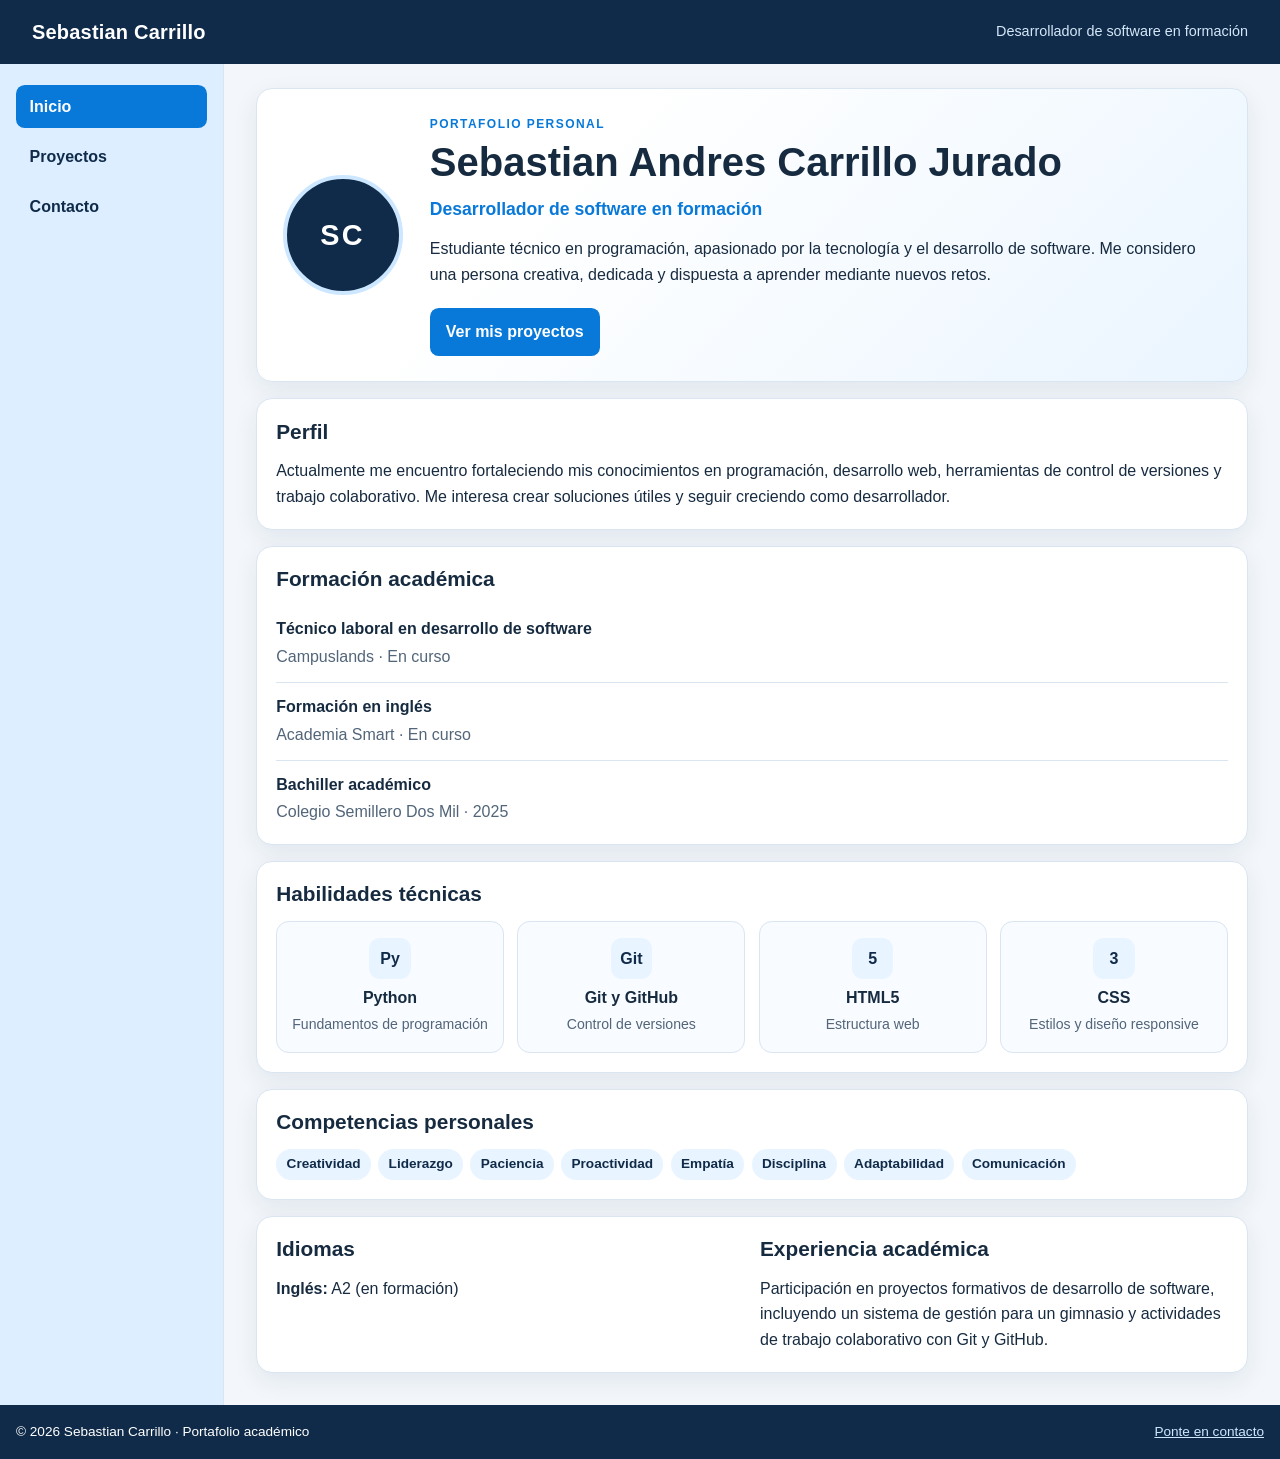
<file: index.html>
<!DOCTYPE html>
<html lang="es">
<head>
  <meta charset="UTF-8">
  <!-- R1: viewport para dispositivos móviles -->
  <meta name="viewport" content="width=device-width, initial-scale=1.0">
  <meta name="description" content="Hoja de vida web de Sebastian Andres Carrillo Jurado, desarrollador de software en formación.">
  <title>Sebastian Carrillo | Hoja de vida</title>
  <link rel="stylesheet" href="styles.css">
</head>
<body>
  <!-- R4: estructura principal con áreas de CSS Grid -->
  <div class="layout layout-inicio">
    <header class="cabecera">
      <a class="marca" href="index.html">Sebastian Carrillo</a>
      <span class="submarca">Desarrollador de software en formación</span>
    </header>

    <!-- R8: menú de navegación consistente en todas las páginas -->
    <nav class="menu" aria-label="Navegación principal">
      <a class="activo" href="index.html" aria-current="page">Inicio</a>
      <a href="proyectos.html">Proyectos</a>
      <a href="contacto.html">Contacto</a>
    </nav>

    <main class="contenido">
      <section class="presentacion tarjeta">
        <div class="avatar" role="img" aria-label="Ilustración decorativa de perfil">
          <span>SC</span>
        </div>
        <div>
          <p class="eyebrow">PORTAFOLIO PERSONAL</p>
          <h1>Sebastian Andres Carrillo Jurado</h1>
          <p class="destacado">Desarrollador de software en formación</p>
          <p>Estudiante técnico en programación, apasionado por la tecnología y el desarrollo de software. Me considero una persona creativa, dedicada y dispuesta a aprender mediante nuevos retos.</p>
          <a class="boton" href="proyectos.html">Ver mis proyectos</a>
        </div>
      </section>

      <section class="seccion tarjeta">
        <h2>Perfil</h2>
        <p>Actualmente me encuentro fortaleciendo mis conocimientos en programación, desarrollo web, herramientas de control de versiones y trabajo colaborativo. Me interesa crear soluciones útiles y seguir creciendo como desarrollador.</p>
      </section>

      <section class="seccion tarjeta">
        <h2>Formación académica</h2>
        <article class="item-linea">
          <div><h3>Técnico laboral en desarrollo de software</h3><p>Campuslands · En curso</p></div>
        </article>
        <article class="item-linea">
          <div><h3>Formación en inglés</h3><p>Academia Smart · En curso</p></div>
        </article>
        <article class="item-linea">
          <div><h3>Bachiller académico</h3><p>Colegio Semillero Dos Mil · 2025</p></div>
        </article>
      </section>

      <section class="seccion tarjeta">
        <h2>Habilidades técnicas</h2>
        <!-- R5: tarjetas adaptables con repeat y minmax -->
        <div class="rejilla-tarjetas habilidades">
          <article class="mini-tarjeta"><span class="icono-codigo">Py</span><h3>Python</h3><p>Fundamentos de programación</p></article>
          <article class="mini-tarjeta"><span class="icono-codigo">Git</span><h3>Git y GitHub</h3><p>Control de versiones</p></article>
          <article class="mini-tarjeta"><span class="icono-codigo">5</span><h3>HTML5</h3><p>Estructura web</p></article>
          <article class="mini-tarjeta"><span class="icono-codigo">3</span><h3>CSS</h3><p>Estilos y diseño responsive</p></article>
        </div>
      </section>

      <section class="seccion tarjeta">
        <h2>Competencias personales</h2>
        <ul class="etiquetas">
          <li>Creatividad</li><li>Liderazgo</li><li>Paciencia</li><li>Proactividad</li><li>Empatía</li><li>Disciplina</li><li>Adaptabilidad</li><li>Comunicación</li>
        </ul>
      </section>

      <section class="seccion tarjeta dos-columnas">
        <div><h2>Idiomas</h2><p><strong>Inglés:</strong> A2 (en formación)</p></div>
        <div><h2>Experiencia académica</h2><p>Participación en proyectos formativos de desarrollo de software, incluyendo un sistema de gestión para un gimnasio y actividades de trabajo colaborativo con Git y GitHub.</p></div>
      </section>
    </main>

    <footer class="pie">
      <p>© 2026 Sebastian Carrillo · Portafolio académico</p>
      <a href="contacto.html">Ponte en contacto</a>
    </footer>
  </div>
</body>
</html>
</file>
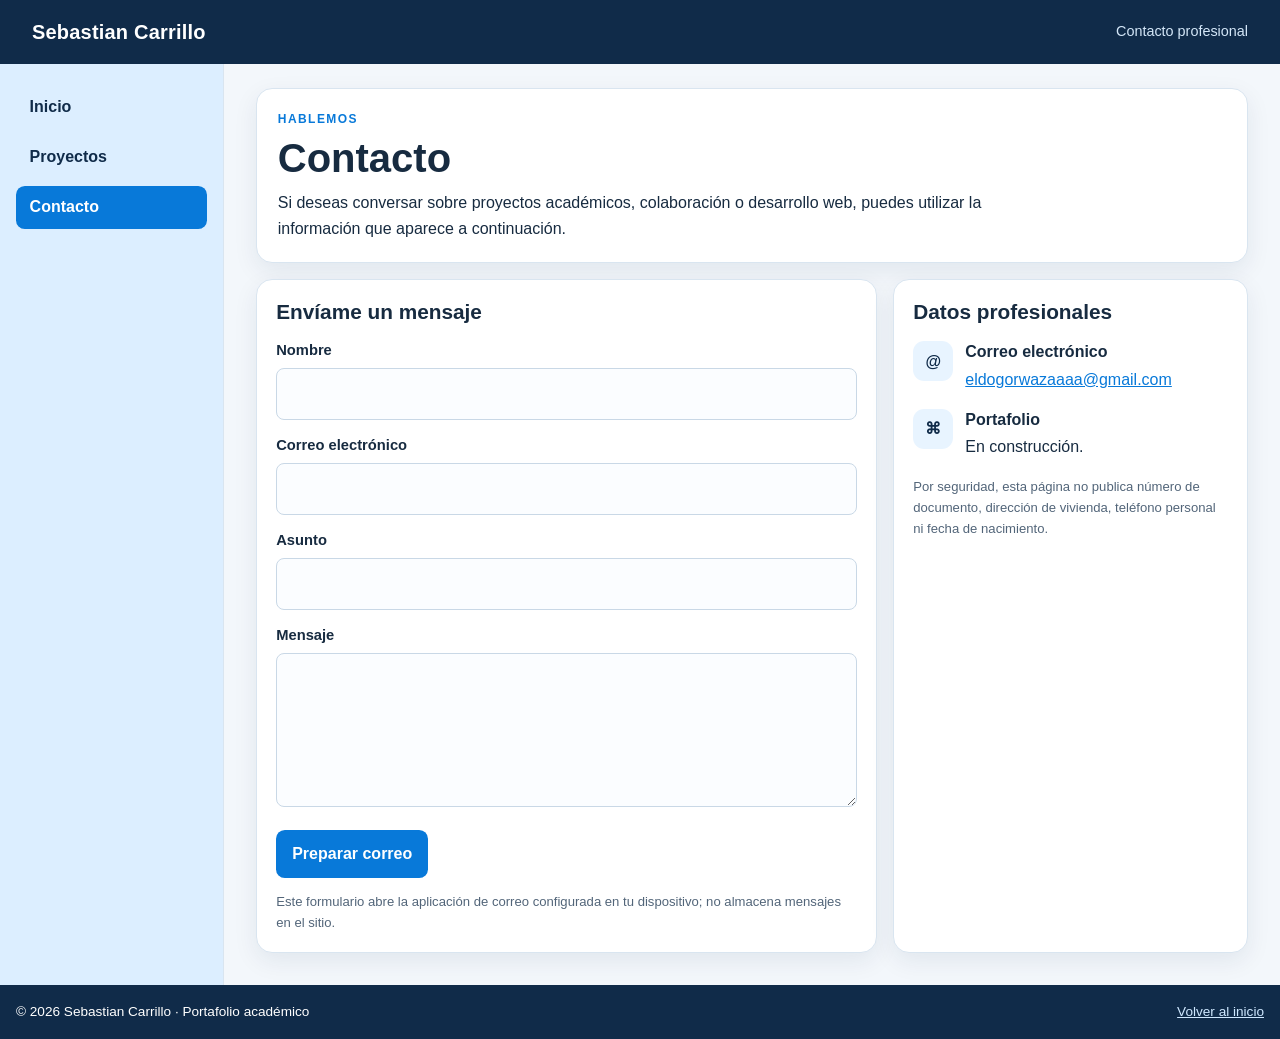
<file: contacto.html>
<!DOCTYPE html>
<html lang="es">
<head>
  <meta charset="UTF-8">
  <!-- R1: viewport para dispositivos móviles -->
  <meta name="viewport" content="width=device-width, initial-scale=1.0">
  <meta name="description" content="Información de contacto profesional de Sebastian Carrillo.">
  <title>Contacto | Sebastian Carrillo</title>
  <link rel="stylesheet" href="styles.css">
</head>
<body>
  <div class="layout layout-contacto">
    <header class="cabecera">
      <a class="marca" href="index.html">Sebastian Carrillo</a>
      <span class="submarca">Contacto profesional</span>
    </header>

    <!-- R8: el mismo menú aparece en todas las páginas -->
    <nav class="menu" aria-label="Navegación principal">
      <a href="index.html">Inicio</a>
      <a href="proyectos.html">Proyectos</a>
      <a class="activo" href="contacto.html" aria-current="page">Contacto</a>
    </nav>

    <main class="contenido">
      <section class="intro-pagina tarjeta">
        <p class="eyebrow">HABLEMOS</p>
        <h1>Contacto</h1>
        <p>Si deseas conversar sobre proyectos académicos, colaboración o desarrollo web, puedes utilizar la información que aparece a continuación.</p>
      </section>

      <div class="contacto-distribucion">
        <section class="tarjeta formulario-contenedor">
          <h2>Envíame un mensaje</h2>
          <!-- Formulario visual: no envía datos a un servidor -->
          <form action="mailto:eldogorwazaaaa@gmail.com" method="post" enctype="text/plain">
            <div class="campo">
              <label for="nombre">Nombre</label>
              <input id="nombre" name="nombre" type="text" autocomplete="name" required>
            </div>
            <div class="campo">
              <label for="correo">Correo electrónico</label>
              <input id="correo" name="correo" type="email" autocomplete="email" required>
            </div>
            <div class="campo">
              <label for="asunto">Asunto</label>
              <input id="asunto" name="asunto" type="text" required>
            </div>
            <div class="campo">
              <label for="mensaje">Mensaje</label>
              <textarea id="mensaje" name="mensaje" rows="5" required></textarea>
            </div>
            <button class="boton" type="submit">Preparar correo</button>
            <p class="nota-formulario">Este formulario abre la aplicación de correo configurada en tu dispositivo; no almacena mensajes en el sitio.</p>
          </form>
        </section>

        <aside class="tarjeta datos-contacto">
          <h2>Datos profesionales</h2>
          <div class="dato">
            <span class="dato-icono" aria-hidden="true">@</span>
            <div><h3>Correo electrónico</h3><a href="mailto:eldogorwazaaaa@gmail.com">eldogorwazaaaa@gmail.com</a></div>
          </div>
          <div class="dato">
            <span class="dato-icono" aria-hidden="true">⌘</span>
            <div><h3>Portafolio</h3><p>En construcción.</p></div>
          </div>
          <p class="privacidad">Por seguridad, esta página no publica número de documento, dirección de vivienda, teléfono personal ni fecha de nacimiento.</p>
        </aside>
      </div>
    </main>

    <footer class="pie">
      <p>© 2026 Sebastian Carrillo · Portafolio académico</p>
      <a href="index.html">Volver al inicio</a>
    </footer>
  </div>
</body>
</html>
</file>
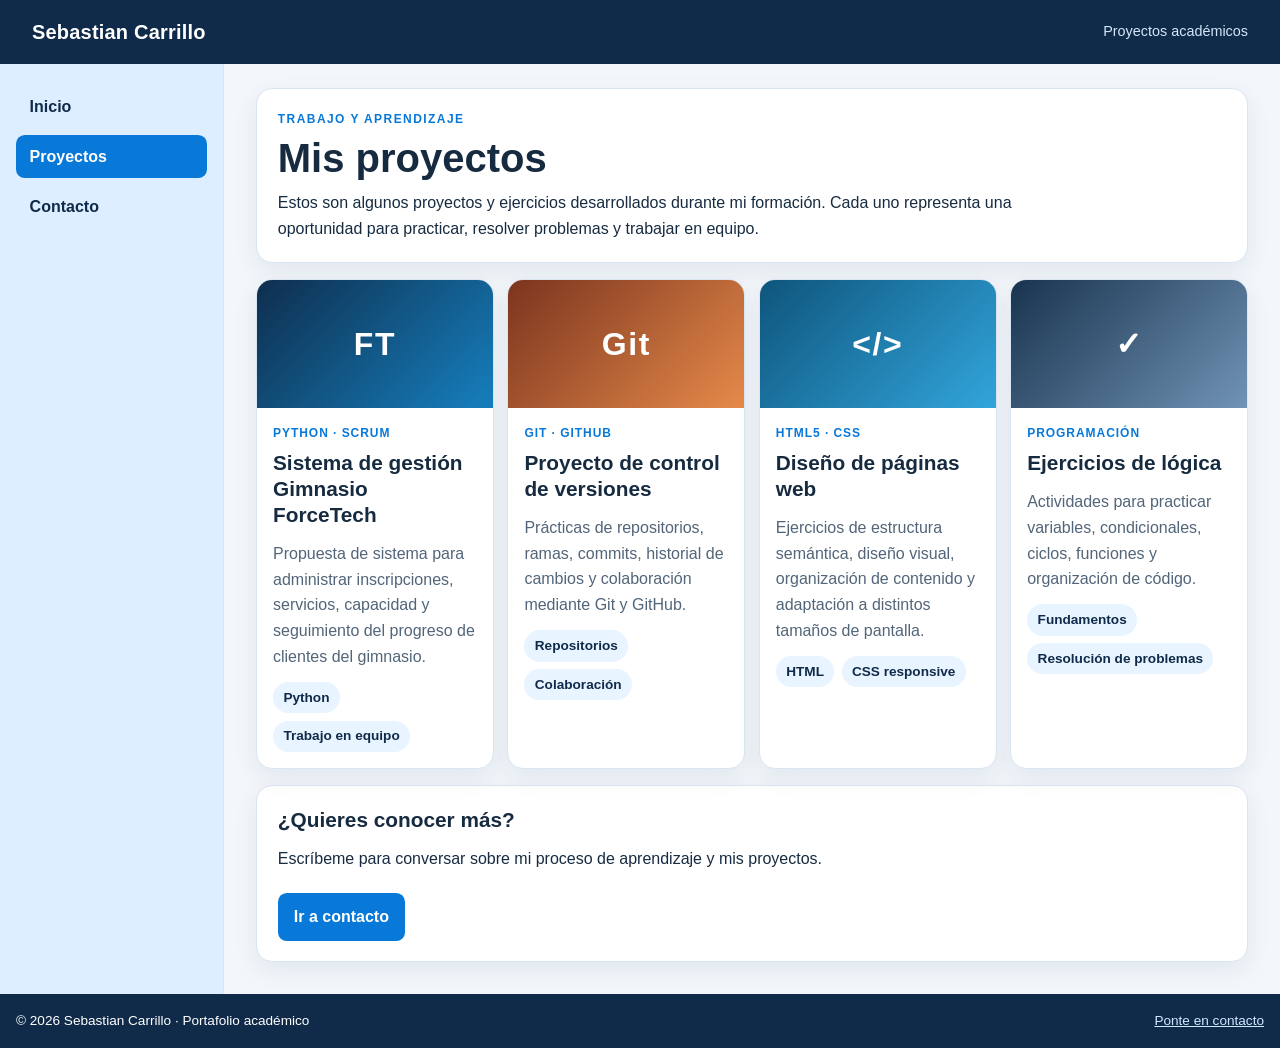
<file: proyectos.html>
<!DOCTYPE html>
<html lang="es">
<head>
  <meta charset="UTF-8">
  <!-- R1: viewport para dispositivos móviles -->
  <meta name="viewport" content="width=device-width, initial-scale=1.0">
  <meta name="description" content="Proyectos académicos de Sebastian Carrillo.">
  <title>Proyectos | Sebastian Carrillo</title>
  <link rel="stylesheet" href="styles.css">
</head>
<body>
  <div class="layout layout-proyectos">
    <header class="cabecera">
      <a class="marca" href="index.html">Sebastian Carrillo</a>
      <span class="submarca">Proyectos académicos</span>
    </header>

    <!-- R8: el mismo menú aparece en todas las páginas -->
    <nav class="menu" aria-label="Navegación principal">
      <a href="index.html">Inicio</a>
      <a class="activo" href="proyectos.html" aria-current="page">Proyectos</a>
      <a href="contacto.html">Contacto</a>
    </nav>

    <main class="contenido">
      <section class="intro-pagina tarjeta">
        <p class="eyebrow">TRABAJO Y APRENDIZAJE</p>
        <h1>Mis proyectos</h1>
        <p>Estos son algunos proyectos y ejercicios desarrollados durante mi formación. Cada uno representa una oportunidad para practicar, resolver problemas y trabajar en equipo.</p>
      </section>

      <!-- R5: repeat(auto-fit, minmax()) se define en styles.css -->
      <section class="rejilla-tarjetas proyectos" aria-label="Listado de proyectos">
        <article class="proyecto tarjeta">
          <div class="proyecto-ilustracion ilustracion-gimnasio" role="img" aria-label="Ilustración de pesas para el proyecto del gimnasio"><span>FT</span></div>
          <div class="proyecto-cuerpo">
            <p class="categoria">Python · SCRUM</p>
            <h2>Sistema de gestión Gimnasio ForceTech</h2>
            <p>Propuesta de sistema para administrar inscripciones, servicios, capacidad y seguimiento del progreso de clientes del gimnasio.</p>
            <ul class="etiquetas"><li>Python</li><li>Trabajo en equipo</li></ul>
          </div>
        </article>

        <article class="proyecto tarjeta">
          <div class="proyecto-ilustracion ilustracion-git" role="img" aria-label="Ilustración de ramas de control de versiones"><span>Git</span></div>
          <div class="proyecto-cuerpo">
            <p class="categoria">Git · GitHub</p>
            <h2>Proyecto de control de versiones</h2>
            <p>Prácticas de repositorios, ramas, commits, historial de cambios y colaboración mediante Git y GitHub.</p>
            <ul class="etiquetas"><li>Repositorios</li><li>Colaboración</li></ul>
          </div>
        </article>

        <article class="proyecto tarjeta">
          <div class="proyecto-ilustracion ilustracion-web" role="img" aria-label="Ilustración de una ventana de navegador"><span>&lt;/&gt;</span></div>
          <div class="proyecto-cuerpo">
            <p class="categoria">HTML5 · CSS</p>
            <h2>Diseño de páginas web</h2>
            <p>Ejercicios de estructura semántica, diseño visual, organización de contenido y adaptación a distintos tamaños de pantalla.</p>
            <ul class="etiquetas"><li>HTML</li><li>CSS responsive</li></ul>
          </div>
        </article>

        <article class="proyecto tarjeta">
          <div class="proyecto-ilustracion ilustracion-aprendizaje" role="img" aria-label="Ilustración de una lista de tareas"><span>✓</span></div>
          <div class="proyecto-cuerpo">
            <p class="categoria">Programación</p>
            <h2>Ejercicios de lógica</h2>
            <p>Actividades para practicar variables, condicionales, ciclos, funciones y organización de código.</p>
            <ul class="etiquetas"><li>Fundamentos</li><li>Resolución de problemas</li></ul>
          </div>
        </article>
      </section>

      <section class="tarjeta llamada-accion">
        <h2>¿Quieres conocer más?</h2>
        <p>Escríbeme para conversar sobre mi proceso de aprendizaje y mis proyectos.</p>
        <a class="boton" href="contacto.html">Ir a contacto</a>
      </section>
    </main>

    <footer class="pie">
      <p>© 2026 Sebastian Carrillo · Portafolio académico</p>
      <a href="contacto.html">Ponte en contacto</a>
    </footer>
  </div>
</body>
</html>
</file>
<file: styles.css>
/* Estilos compartidos para todas las páginas. Diseño Mobile First. */
:root {
  --azul-oscuro: #102b49;
  --azul: #0879d9;
  --azul-claro: #e8f4ff;
  --fondo: #f3f7fb;
  --texto: #172b40;
  --texto-suave: #526579;
  --blanco: #ffffff;
  --borde: #d9e5f0;
  --rosa: #fae5ef;
  --sombra: 0 0.5rem 1.5rem rgba(16, 43, 73, 0.08);
}

* { box-sizing: border-box; }

html { scroll-behavior: smooth; }

body {
  margin: 0;
  background: var(--fondo);
  color: var(--texto);
  font-family: Arial, Helvetica, sans-serif;
  font-size: 1rem;
  line-height: 1.6;
}

img {
  /* R7: las imágenes nunca deben desbordar su contenedor */
  max-width: 100%;
  height: auto;
}

a { color: var(--azul); }
a:focus-visible, button:focus-visible, input:focus-visible,
textarea:focus-visible {
  outline: 3px solid #ffbf47;
  outline-offset: 3px;
}

.layout {
  /* R4: áreas para celular como diseño base */
  display: grid;
  grid-template-areas:
    "cabecera"
    "menu"
    "contenido"
    "pie";
  grid-template-columns: minmax(0, 1fr);
  min-height: 100vh;
}

.cabecera {
  grid-area: cabecera;
  display: flex;
  flex-direction: column;
  gap: 0.15rem;
  padding: 1rem 1.1rem;
  color: var(--blanco);
  background: var(--azul-oscuro);
}

.marca {
  color: var(--blanco);
  font-size: 1.25rem;
  font-weight: 800;
  text-decoration: none;
  letter-spacing: 0.01em;
}

.submarca { color: #d4e7f8; font-size: 0.9rem; }

.menu {
  /* R8: navegación coherente y enlaces internos con rutas relativas */
  grid-area: menu;
  display: flex;
  flex-wrap: wrap;
  gap: 0.45rem;
  padding: 0.7rem 1rem;
  background: #dceeff;
}

.menu a {
  padding: 0.55rem 0.85rem;
  border-radius: 0.55rem;
  color: var(--azul-oscuro);
  font-weight: 700;
  text-decoration: none;
}

.menu a:hover, .menu a.activo {
  color: var(--blanco);
  background: var(--azul);
}

.contenido {
  grid-area: contenido;
  width: 100%;
  max-width: 72rem; /* R6: ancho máximo */
  margin: 0 auto;
  padding: 1rem;
}

.tarjeta {
  background: var(--blanco);
  border: 1px solid var(--borde);
  border-radius: 1rem;
  box-shadow: var(--sombra);
}

.presentacion {
  display: grid;
  grid-template-columns: 1fr;
  gap: 1.2rem;
  padding: 1.3rem;
  align-items: center;
  background: linear-gradient(135deg, #ffffff 30%, #eaf5ff 100%);
}

.avatar {
  display: grid;
  place-items: center;
  width: 6.5rem;
  height: 6.5rem;
  border: 0.3rem solid #cce7ff;
  border-radius: 50%;
  background: var(--azul-oscuro);
  color: var(--blanco);
  font-size: 1.8rem;
  font-weight: 800;
  letter-spacing: 0.08em;
}

.eyebrow {
  margin: 0 0 0.35rem;
  color: var(--azul);
  font-size: 0.75rem;
  font-weight: 800;
  letter-spacing: 0.12em;
}

h1, h2, h3, p { overflow-wrap: anywhere; }
h1 { margin: 0 0 0.6rem; font-size: clamp(1.7rem, 5vw, 2.5rem); line-height: 1.15; }
h2 { margin: 0 0 0.85rem; font-size: 1.3rem; line-height: 1.25; }
h3 { margin: 0 0 0.25rem; font-size: 1rem; line-height: 1.35; }
p { margin: 0 0 0.8rem; }
p:last-child { margin-bottom: 0; }
.destacado { color: var(--azul); font-weight: 700; font-size: 1.1rem; }

.boton {
  display: inline-block;
  border: 0;
  border-radius: 0.55rem;
  padding: 0.7rem 1rem;
  margin-top: 0.5rem;
  background: var(--azul);
  color: var(--blanco);
  font: inherit;
  font-weight: 700;
  text-align: center;
  text-decoration: none;
  cursor: pointer;
}
.boton:hover { background: var(--azul-oscuro); }

.seccion { margin-top: 1rem; padding: 1.2rem; }
.item-linea { padding: 0.8rem 0; border-bottom: 1px solid var(--borde); }
.item-linea:last-child { border-bottom: 0; padding-bottom: 0; }
.item-linea p { color: var(--texto-suave); }

.rejilla-tarjetas {
  /* R5: las tarjetas se ajustan automáticamente al ancho disponible */
  display: grid;
  grid-template-columns: repeat(auto-fit, minmax(min(100%, 10rem), 1fr));
  gap: 0.85rem;
}

.mini-tarjeta {
  padding: 1rem 0.75rem;
  border: 1px solid var(--borde);
  border-radius: 0.8rem;
  background: #f8fbff;
  text-align: center;
}
.mini-tarjeta p { color: var(--texto-suave); font-size: 0.88rem; }
.icono-codigo {
  display: inline-grid;
  place-items: center;
  width: 2.6rem;
  height: 2.6rem;
  margin-bottom: 0.5rem;
  border-radius: 0.7rem;
  background: var(--azul-claro);
  color: var(--azul-oscuro);
  font-weight: 800;
}

.etiquetas {
  display: flex;
  flex-wrap: wrap;
  gap: 0.45rem;
  margin: 0;
  padding: 0;
  list-style: none;
}
.etiquetas li {
  padding: 0.3rem 0.65rem;
  border-radius: 999px;
  background: var(--azul-claro);
  color: var(--azul-oscuro);
  font-size: 0.85rem;
  font-weight: 700;
}

.dos-columnas { display: grid; grid-template-columns: 1fr; gap: 1rem; }
.intro-pagina { margin-bottom: 1rem; padding: 1.3rem; }
.intro-pagina > p:last-child { max-width: 48rem; }

.proyectos { align-items: stretch; }
.proyecto { overflow: hidden; }
.proyecto-ilustracion {
  display: grid;
  place-items: center;
  min-height: 8rem;
  color: var(--blanco);
  font-size: 2rem;
  font-weight: 800;
  letter-spacing: 0.05em;
}
.ilustracion-gimnasio { background: linear-gradient(135deg, #0e2e4e, #167fbd); }
.ilustracion-git { background: linear-gradient(135deg, #7b341e, #e68a4a); }
.ilustracion-web { background: linear-gradient(135deg, #0e557c, #32a5db); }
.ilustracion-aprendizaje { background: linear-gradient(135deg, #18334e, #7193b5); }
.proyecto-cuerpo { padding: 1rem; }
.categoria {
  margin-bottom: 0.4rem;
  color: var(--azul);
  font-size: 0.75rem;
  font-weight: 800;
  text-transform: uppercase;
  letter-spacing: 0.08em;
}
.proyecto-cuerpo > p:not(.categoria) { color: var(--texto-suave); }
.proyecto-cuerpo .etiquetas { margin-top: 0.8rem; }
.llamada-accion { margin-top: 1rem; padding: 1.3rem; }

.contacto-distribucion { display: grid; grid-template-columns: 1fr; gap: 1rem; }
.formulario-contenedor, .datos-contacto { padding: 1.2rem; }
.campo { display: grid; gap: 0.35rem; margin-bottom: 0.9rem; }
.campo label { font-weight: 700; font-size: 0.92rem; }
.campo input, .campo textarea {
  width: 100%;
  min-width: 0;
  border: 1px solid #c9d8e6;
  border-radius: 0.5rem;
  padding: 0.75rem;
  background: #fbfdff;
  color: var(--texto);
  font: inherit;
}
.campo textarea { resize: vertical; }
.nota-formulario, .privacidad { margin-top: 0.8rem; color: var(--texto-suave); font-size: 0.82rem; }
.dato { display: flex; gap: 0.75rem; align-items: flex-start; margin: 1rem 0; }
.dato-icono {
  display: grid;
  place-items: center;
  flex: 0 0 2.5rem;
  height: 2.5rem;
  border-radius: 0.7rem;
  background: var(--azul-claro);
  color: var(--azul-oscuro);
  font-weight: 800;
}
.dato a { overflow-wrap: anywhere; }

.pie {
  grid-area: pie;
  display: flex;
  flex-direction: column;
  gap: 0.4rem;
  align-items: center;
  justify-content: center;
  padding: 1rem;
  background: var(--azul-oscuro);
  color: var(--blanco);
  text-align: center;
  font-size: 0.85rem;
}
.pie a { color: #cfe8ff; }
.pie p { margin: 0; }

/* R2 y R3: Mobile First; primer breakpoint desde 600px */
@media (min-width: 600px) {
  .cabecera { padding: 1.2rem 1.5rem; }
  .contenido { padding: 1.4rem; }
  .presentacion { grid-template-columns: 7rem minmax(0, 1fr); padding: 1.6rem; }
  .avatar { width: 6.5rem; height: 6.5rem; }
  .dos-columnas { grid-template-columns: repeat(2, minmax(0, 1fr)); }
  .contacto-distribucion { grid-template-columns: minmax(0, 1.4fr) minmax(15rem, 0.8fr); }
  .pie { flex-direction: row; justify-content: space-between; text-align: left; }
}

/* R2 y R3: segundo breakpoint desde 1024px; cambia la cuadrícula por áreas */
@media (min-width: 1024px) {
  .layout {
    /* R4: menú a la izquierda y contenido a la derecha en computador */
    grid-template-areas:
      "cabecera cabecera"
      "menu contenido"
      "pie pie";
    grid-template-columns: 14rem minmax(0, 1fr);
    grid-template-rows: auto 1fr auto;
  }
  .cabecera {
    flex-direction: row;
    align-items: center;
    justify-content: space-between;
    padding: 1rem 2rem;
  }
  .menu {
    flex-direction: column;
    align-items: stretch;
    padding: 1.3rem 1rem;
    border-right: 1px solid var(--borde);
  }
  .menu a { display: block; }
  .contenido { padding: 1.5rem 2rem 2rem; }
  .presentacion { grid-template-columns: 8rem minmax(0, 1fr); }
  .avatar { width: 7.5rem; height: 7.5rem; }
}
</file>
